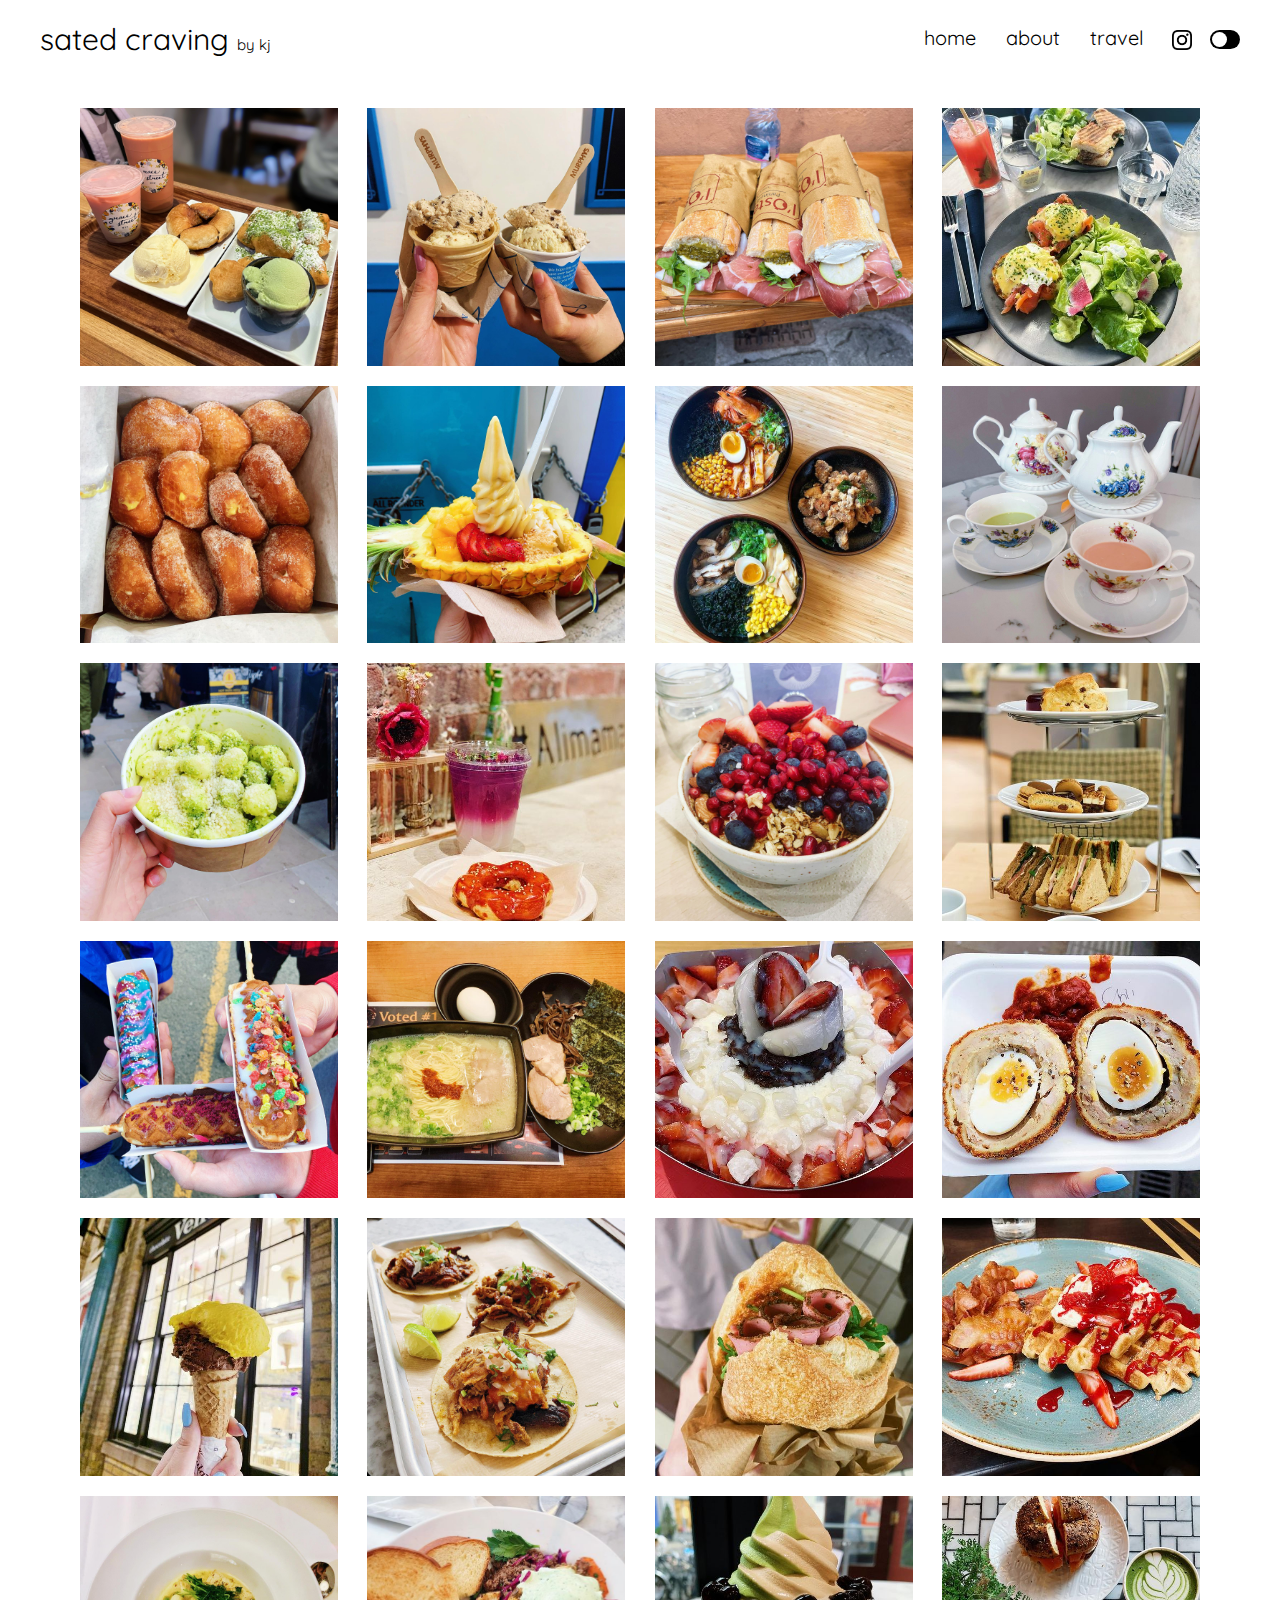
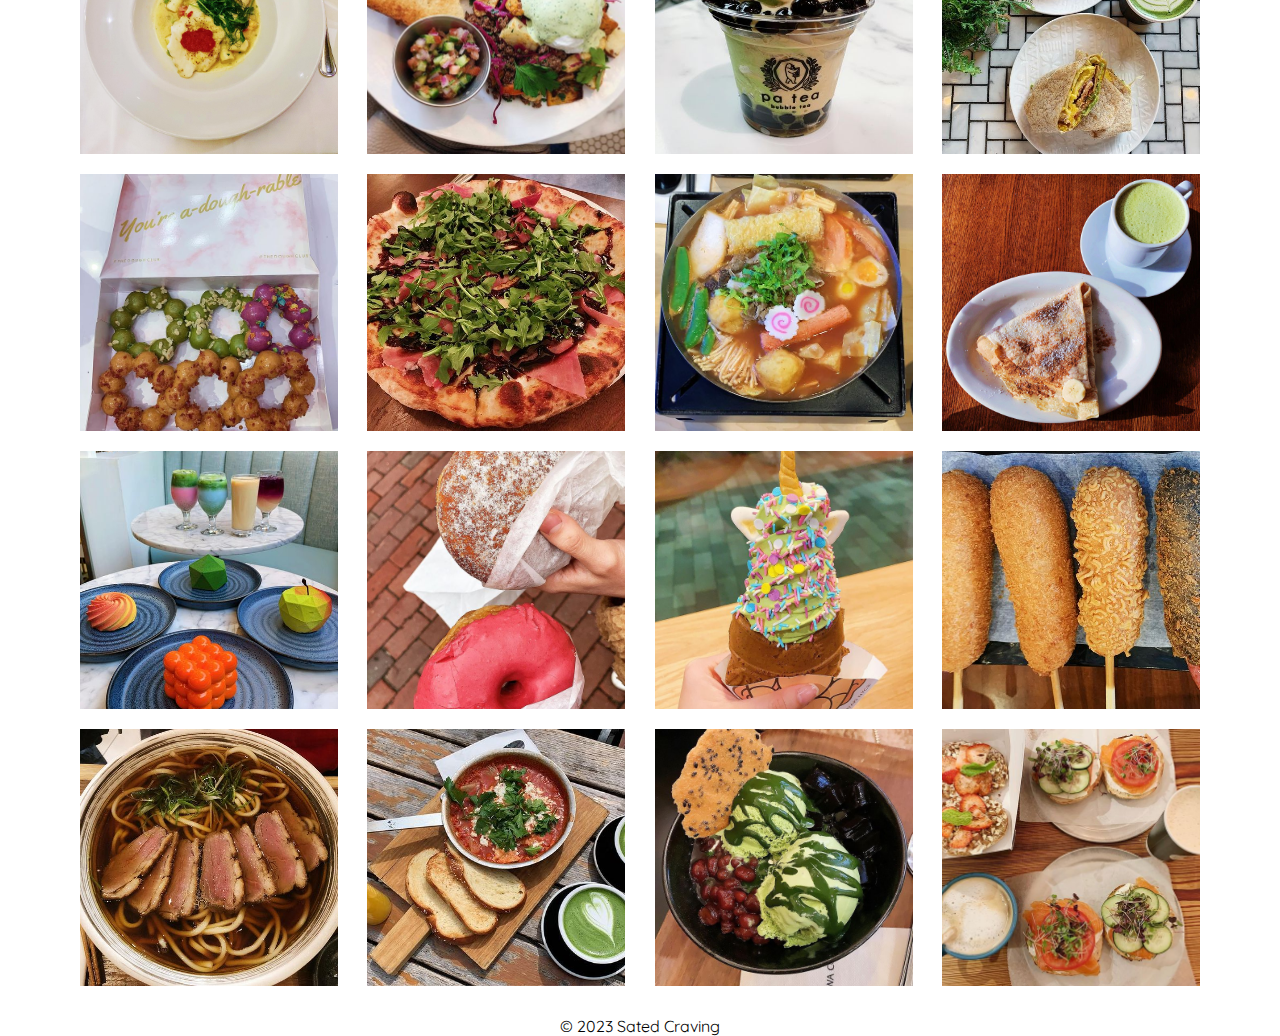
<file: index.html>
<!DOCTYPE html>
<html lang="en">
<head>
    <meta charset="UTF-8">
    <meta http-equiv="X-UA-Compatible" content="IE=edge">
    <meta name="viewport" content="width=device-width, initial-scale=1.0">
    <title>sated craving</title>
    <link rel="stylesheet" href="css/style.css">
    <link rel="stylesheet" href="css/index-style.css">
    <link rel="icon" type="image/x-icon" href="favicon.ico">
    <link rel="preconnect" href="https://fonts.googleapis.com">
    <link rel="preconnect" href="https://fonts.gstatic.com" crossorigin>
    <link href="https://fonts.googleapis.com/css2?family=Quicksand:wght@300" rel="stylesheet">
</head>
<body>
    <div class="loader"></div>
    <div id="navbar" class="navContainer">
        <div id="brand"><a href="./index.html">sated craving <span id="artist">by kj</span></a></div>
        <div id="home" class="navTab"><a href="./index.html">home</a></div>
        <div id="about" class="navTab"><a href="./about.html">about</a></div>
        <div id="travel" class="navTab"><a href="./travel.html">travel</a></div>
        <div id="contact">
            <a href="https://www.instagram.com/satedcraving/" title="instagram" target="blank">
                <img id="insta" src="img/insta-dark.png" alt="Instagram Icon">
            </a>
        </div>  
        <div id="darkModeBtn">
            <input type="checkbox" class="checkbox" id="checkbox">
            <label for="checkbox" class="label" id="label">
                <div class="ball" id="ball"></div>
            </label>
        </div>  
        <button type="button" id="collapsible" class="hidden">&#x2261</button>
    </div>
    <div id="navContent" class="hidden">
        <ul>
            <a href="./index.html"><li class="navLinks">home</li></a>
            <a href="./about.html"><li class="navLinks">about</li></a>
            <a href="./travel.html"><li class="navLinks">travel</li></a>
        </ul>
    </div>
    <div id="portfolio" class="imgContainer"></div> 
      
    <div id="footer">© 2023 Sated Craving</div>
    <script src="js/script.js"></script>
    <script src="js/index-script.js"></script>
</body>
</html>
</file>
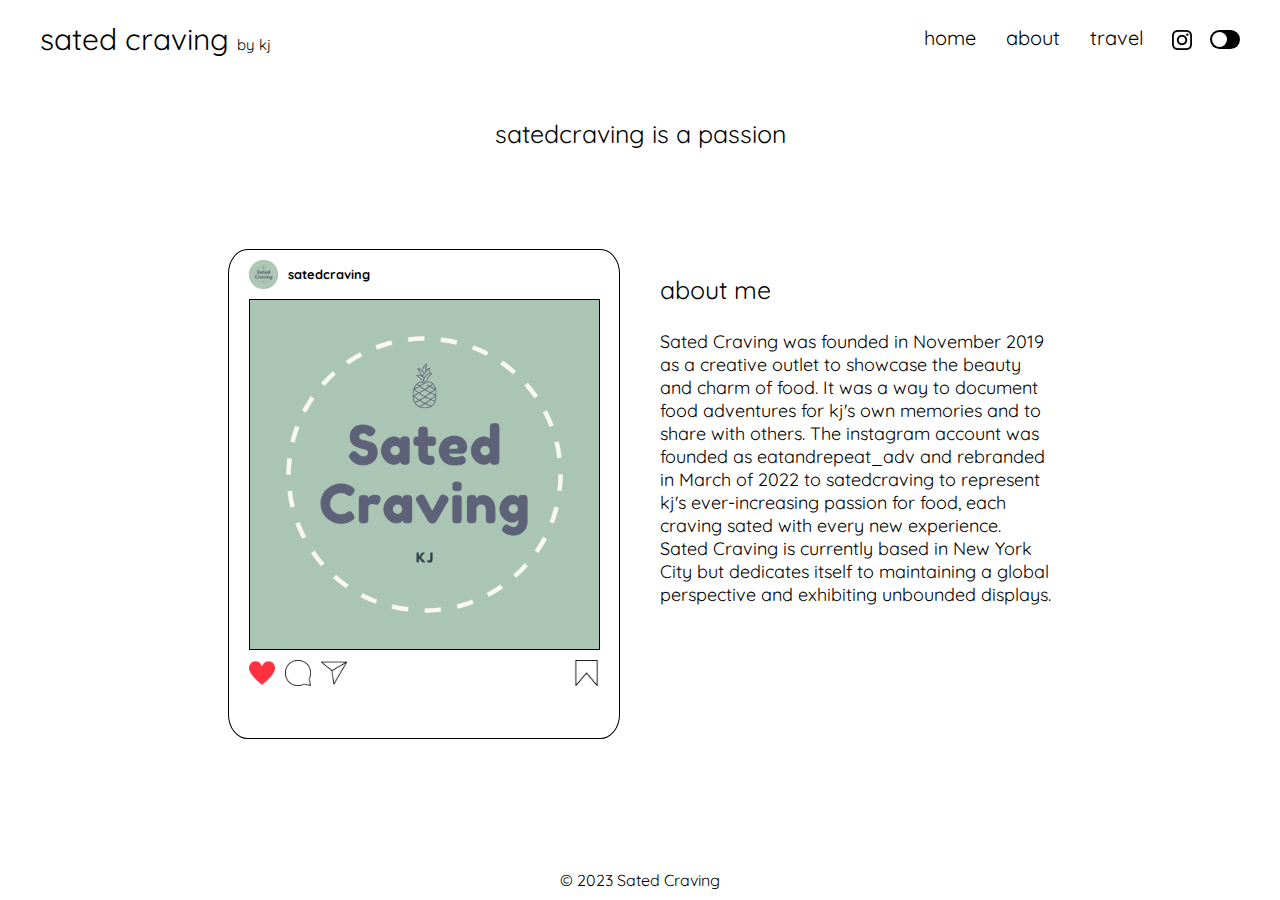
<file: about.html>
<!DOCTYPE html>
<html lang="en">
<head>
    <meta charset="UTF-8">
    <meta http-equiv="X-UA-Compatible" content="IE=edge">
    <meta name="viewport" content="width=device-width, initial-scale=1.0">
    <title>sated craving</title>
    <link rel="stylesheet" href="css/style.css">
    <link rel="stylesheet" href="css/about-style.css">
    <link rel="icon" type="image/x-icon" href="favicon.ico">
    <link rel="preconnect" href="https://fonts.googleapis.com">
    <link rel="preconnect" href="https://fonts.gstatic.com" crossorigin>
    <link href="https://fonts.googleapis.com/css2?family=Quicksand:wght@300&display=swap" rel="stylesheet">
</head>
<body>
    <div class="loader"></div>
    <div id="navbar" class="navContainer">
        <div id="brand"><a href="./index.html">sated craving <span id="artist">by kj</span></a></div>
        <div id="home" class="navTab"><a href="./index.html">home</a></div>
        <div id="about" class="navTab"><a href="./about.html">about</a></div>
        <div id="travel" class="navTab"><a href="./travel.html">travel</a></div>
        <div id="contact">
            <a href="https://www.instagram.com/satedcraving/" title="instagram" target="blank">
                <img id="insta" src="img/insta-dark.png" alt="Instagram Icon">
            </a>
        </div>  
        <div id="darkModeBtn">
            <input type="checkbox" class="checkbox" id="checkbox">
            <label for="checkbox" class="label" id="label">
                <div class="ball" id="ball"></div>
            </label>
        </div>
        <button type="button" id="collapsible" class="hidden">&#x2261</button>
    </div>
    <div id="navContent" class="hidden">
        <ul>
            <a href="./index.html"><li class="navLinks">home</li></a>
            <a href="./about.html"><li class="navLinks">about</li></a>
            <a href="./travel.html"><li class="navLinks">travel</li></a>
        </ul>
    </div>
    <div id="typeWriter">
        <span id="typeStatic">satedcraving is</span>
        <span id="typeDynamic"></span>
    </div>
    <div id="aboutMe">
        <div id="aboutMePost">
            <div id="aboutMeUser">
                <img src="img/profile-pic.png">
                <div id="aboutMeUsername">satedcraving</div>
            </div>
            <div id="aboutMeImg"><img src="img/logo.png"></div>
            <div id="aboutMeReacts">
                <div id="leftReacts">
                    <img id="iconHeart" src="img/icon-heart.png">
                    <img id="iconComment" src="img/icon-comment.png">
                    <img id="iconSend" src="img/icon-send.png">
                </div>
                <div id="rightReacts">
                    <img id="iconBookmark" src="img/icon-bookmark.png">
                </div>
            </div>
        </div>
        <div id="aboutMeDesc">
            <p id="aboutHeader">about me</p>
            <p id="aboutInfo">
                Sated Craving was founded in November 2019 as a creative outlet to showcase the beauty and charm 
                of food. It was a way to document food adventures for kj's own memories and to share with others. 
                The instagram account was founded as eatandrepeat_adv and rebranded in March of 2022 to satedcraving 
                to represent kj's ever-increasing passion for food, each craving sated with every new experience. 
                Sated Craving is currently based in New York City but dedicates itself to maintaining a global 
                perspective and exhibiting unbounded displays.
            </p>
        </div>
    </div>

    <div id="aboutFooter">© 2023 Sated Craving</div>
    <script src="js/script.js"></script>
    <script src="js/about-script.js"></script>
</body>
</html>
</file>
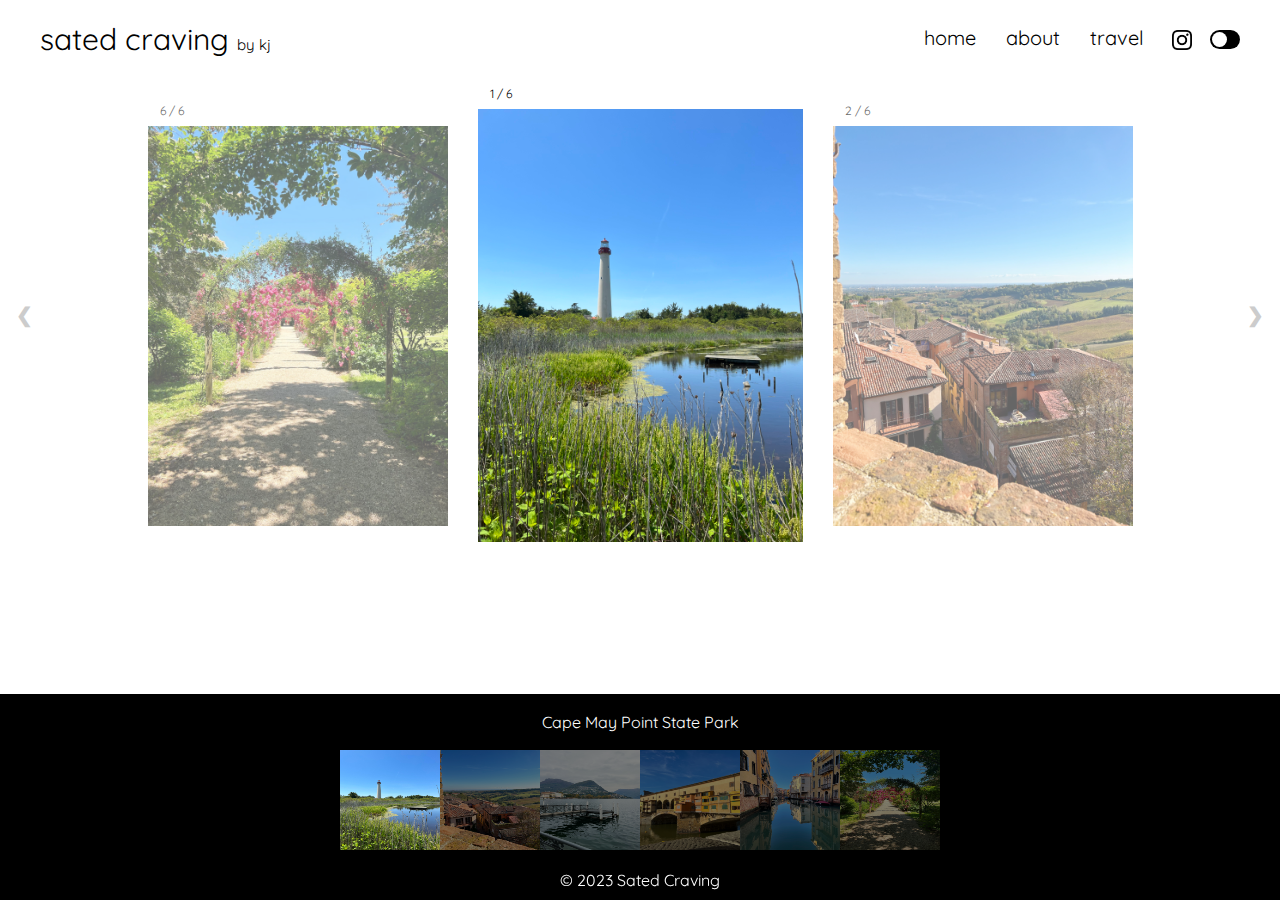
<file: travel.html>
<!DOCTYPE html>
<html lang="en">
<head>
    <meta charset="UTF-8">
    <meta http-equiv="X-UA-Compatible" content="IE=edge">
    <meta name="viewport" content="width=device-width, initial-scale=1.0">
    <title>sated craving</title>
    <link rel="stylesheet" href="css/style.css">
    <link rel="stylesheet" href="css/travel-style.css">
    <link rel="icon" type="image/x-icon" href="favicon.ico">
    <link rel="preconnect" href="https://fonts.googleapis.com">
    <link rel="preconnect" href="https://fonts.gstatic.com" crossorigin>
    <link href="https://fonts.googleapis.com/css2?family=Quicksand:wght@300&display=swap" rel="stylesheet">
</head>
<body>
    <div class="loader"></div>
    <div id="navbar" class="navContainer">
        <div id="brand"><a href="./index.html">sated craving <span id="artist">by kj</span></a></div>
        <div id="home" class="navTab"><a href="./index.html">home</a></div>
        <div id="about" class="navTab"><a href="./about.html">about</a></div>
        <div id="travel" class="navTab"><a href="./travel.html">travel</a></div>
        <div id="contact">
            <a href="https://www.instagram.com/satedcraving/" title="instagram" target="blank">
                <img id="insta" src="img/insta-dark.png" alt="Instagram Icon">
            </a>
        </div>  
        <div id="darkModeBtn">
            <input type="checkbox" class="checkbox" id="checkbox">
            <label for="checkbox" class="label" id="label">
                <div class="ball" id="ball"></div>
            </label>
        </div>
        <button type="button" id="collapsible" class="hidden">&#x2261</button>
    </div>
    <div id="navContent" class="hidden">
        <ul>
            <a href="./index.html"><li class="navLinks">home</li></a>
            <a href="./about.html"><li class="navLinks">about</li></a>
            <a href="./travel.html"><li class="navLinks">travel</li></a>
        </ul>
    </div>
    <div class="container">
        <div id="slideshow">
            <div class="mySlides">
                <div class="imgNumber">1 / 6</div>
                <img class="north-america" src="img/travel/1-cape-may-point-state-park.jpg" alt="Cape May Point State Park">
            </div>
            <div class="mySlides">
                <div class="imgNumber">2 / 6</div>
                <img class="europe" src="img/travel/2-rocca-sforzesca-di-dozza.jpg" alt="Rocca Sforzesca Di Dozza">
            </div>
            <div class="mySlides">
                <div class="imgNumber">3 / 6</div>
                <img class="europe" src="img/travel/3-lake-lugano.jpg" alt="Lake Lugano">
            </div>
            <div class="mySlides">
                <div class="imgNumber">4 / 6</div>
                <img class="europe" src="img/travel/4-ponte-vecchio.jpg" alt="Ponte Vecchio">
            </div>
            <div class="mySlides">
                <div class="imgNumber">5 / 6</div>
                <img class="europe" src="img/travel/5-venice-side-canal.jpg" alt="Venice Side Canal">
            </div>
            <div class="mySlides">
                <div class="imgNumber">6 / 6</div>
                <img class="north-america" src="img/travel/6-planting-fields-arboretum.jpg" alt="Planting Fields Arboretum">
            </div>  
        </div>      
        <a class="prev" onclick="plusSlides(-1)">&#10094;</a>
        <a class="next" onclick="plusSlides(1)">&#10095;</a>
        <div id="gallery">
            <div class="caption-container">
                <p id="caption"></p>
            </div>
            <div class="row">
                <img class="demo cursor" src="img/travel/1-cape-may-point-state-park.jpg" onclick="currentSlide(1)" alt="Cape May Point State Park">
                <img class="demo cursor" src="img/travel/2-rocca-sforzesca-di-dozza.jpg" onclick="currentSlide(2)" alt="Rocca Sforzesca Di Dozza">
                <img class="demo cursor" src="img/travel/3-lake-lugano.jpg" onclick="currentSlide(3)" alt="Lake Lugano">
                <img class="demo cursor" src="img/travel/4-ponte-vecchio.jpg" onclick="currentSlide(4)" alt="Ponte Vecchio">
                <img class="demo cursor" src="img/travel/5-venice-side-canal.jpg" onclick="currentSlide(5)" alt="Venice Side Canal">
                <img class="demo cursor" src="img/travel/6-planting-fields-arboretum.jpg" onclick="currentSlide(6)" alt="Planting Fields Arboretum">
            </div>
        </div>
    </div>
    <div id="travelFooter">© 2023 Sated Craving</div>
    <script src="js/script.js"></script>
    <script src="js/travel-script.js"></script>
</body>
</html>
</file>
<file: css/style.css>
html, body{
    font-family: 'Quicksand', sans-serif;
    height: 100%;
    margin: 0;
    padding: 0;
}

a{
    color: black;
    text-decoration: none;
}

a:hover{
    cursor: pointer;
}

.darkMode {
    background-color: #162736 !important; /* !important to override ball background-color */
    color: white !important; /* !important to override coll color */
}

.hidden {
    display: none;
}

.navContainer{
    margin: 0px 40px;
    padding: 20px 0px;
    display: grid;
    grid-template-columns: 79% 5% 5% 5% 3% 3%;
}

.navTab{
    position: relative;
    top: 5px;
}

#navbar{
    font-size: 20px;
    display: grid;
}

#brand{
    font-size: 30px;
}

#artist{
    font-size: 15px;
}

#home{
    text-align: right;
}

#about{
    text-align: right;
}

#travel{
    text-align: right;
}

#contact{
    text-align: right;
    position: relative;
    top: 10px;
}

#insta{
    max-width: 20px;
}

#darkModeBtn{
    position: relative;
    top: 10px;
}

.label {
    width: 20px;
    padding: 5px;
    height: 9px;
    background-color: black;
    border-radius: 50px;
    display: block;
    float: right;
    cursor: pointer;
}

.checkbox {
    opacity: 0; /* makes checkbox invisible */
    position: absolute; /* makes sure checkbox does not affect spacing */
}

.ball {
    position: relative;
    bottom: 3px;
    right: 3px;
    width: 15px;
    height: 15px;
    background-color: white;
    border-radius: 30px;
    transition: transform 0.3s linear; /* moves the ball slower when checked */
}

/* Moves the ball in the label when toggled/checked */
.checkbox:checked + .label .ball {
    transform: translateX(11px);
}

#footer{
    text-align: center;
}

/* Large devices (1201px to 1500px) */
@media only screen and (max-width: 1500px) {
    .navContainer{
        grid-template-columns: 71% 7% 7% 7% 4% 4%;
    }
}

/* Medium devices (landscape tablets, 769px to 992px) */
@media only screen and (max-width: 992px) {
    .navContainer{
        grid-template-columns: 60% 10% 10% 10% 5% 5%;
        margin: 0px 10px;
    }
}

/* Small devices (portrait tablets and large phones, 577px to 768px) */
@media only screen and (max-width: 768px) {
    .navContainer{
        grid-template-columns: 50% 12% 12% 12% 7% 7%;
    }
}

/* Extra small devices (phones, 386px to 576px) */
@media only screen and (max-width: 576px) {
    .navContainer{
        margin: 0px 10px;
        grid-template-columns: 70% 10% 10% 10%;
    }
    #collapsible {
        display: block;
        color: black;
        cursor: pointer;
        border: none;
        background-color: transparent;
    }
    .collActive, #collapsible:hover {
        background-color: #ccc;
    }
    #navContent {
        display: none;
        overflow: hidden;
        background-color: #ccc;
        width: 100%;
    }
    #navContent ul{
        padding: 0px;
        margin: 5px 0px;

    }
    #navContent li{
        list-style-type: none;
        text-align: center;
    }
    #navContent li:hover{
        color: white ;
    }
    .navLiDarkMode:hover{
        color: #ccc !important; /* !important to override navContent background-color */
    }
    #home,#about,#travel{
        display: none;
    }
    #contact{
        text-align: center;
    }
    #label{
        float: none;
    }
}

/* Extra small devices (phones, 385px and down) */
@media only screen and (max-width: 385px) {
    #brand{
        font-size: 25px;
    }
    #contact{
        top: 7px;
    }
    #darkModeBtn{
        top: 7px;
    }
}
</file>
<file: css/index-style.css>
.imgContainer{
    margin: 30px 80px;
    display: grid;
    grid-template-columns: 23% 23% 23% 23%;
    justify-content: space-between;
    align-content: space-between;
    gap: 20px;
}

.imgItem{
    object-fit: cover;
    width: 100%;
    aspect-ratio: 1; /* pseudoelement to make width to height ratio 1:1 */
}

/* Medium devices (landscape tablets, 769px to 992px) */
@media only screen and (max-width: 992px) {
    .imgContainer{
        margin: 30px 20px;
        grid-template-columns: 23% 23% 23% 23%;
    }
}

/* Small devices (portrait tablets and large phones, 577px to 768px) */
@media only screen and (max-width: 768px) {
    .imgContainer{
        margin: 10px 0px;
        gap: 5px;
        grid-template-columns: 24% 24% 24% 24%;
    }
}
</file>
<file: css/about-style.css>
#typeWriter{
    margin: 40px 80px;
    font-size: 25px;
    text-align: center;
}

#aboutHeader{
    font-size: 25px;
}

#aboutMe{
    margin: 100px 80px;
    display: grid;
    grid-template-columns: 25.1% 25.1%;
    justify-content: center;
    gap: 40px;
    height: 50%;
}

#aboutMeDesc{
    height: 70%;
}

#aboutInfo{
    font-size: 18px;
}

#aboutMePost{
    background-color: white;
    aspect-ratio: .8;
    border-radius: 5%;
    display: grid;
    grid-template-columns: 90%;
    justify-content: center;
    grid-template-rows: 10% 72% 18%;
    border: 1px solid black;
}

#aboutMeUser{
    color: black;
    display: flex;
    align-items: center;
}

#aboutMeUser img{
    height: 60%;
}
 
#aboutMeUsername{
    font-weight: bold;
    padding-left: 10px;
    font-size: 1vw;
}

#aboutMeImg{
    border: 1px solid black;
}

#aboutMeImg img{
    max-width: 100%;
    max-height: 100%;
}

#aboutMeReacts{
    display: flex;
    height: 30%;
    margin-top: 10px;
    justify-content: space-between;
}

#leftReacts, #rightReacts{
    display: flex;
    height: 100%;
}

#aboutMeReacts img{
    height: 100%;
}

#iconComment{
    padding: 0px 10px;
}

#aboutFooter{
    position: absolute;
    bottom: 10px;
    left: 50%;
    transform: translate(-50%, 0%);
}

/* Large devices (1201px to 1500px) */
@media only screen and (max-width: 1500px) {
    #aboutMe{
        grid-template-columns: 35% 35%;
    }
}

/* Large devices (993px to 1200px) */
@media only screen and (max-width: 1200px) {
    #aboutMe{
        grid-template-columns: 45% 45%;
    }
}

/* Medium devices (landscape tablets, 769px to 992px) */
@media only screen and (max-width: 992px) {
    #typeWriter{
        margin: 10px 80px 30px 80px;
    }
    #aboutMe{
        margin: 20px 80px;
        grid-template-columns: 65%;
        grid-template-rows: 50% 50%;
        /* height: 80%; */
        height: auto;
        gap: 30px;
        text-align: center;
    }
    #aboutMePost{
        width: 300px;
        justify-self: center;
    }
    #aboutHeader{
        margin: 15px 0px;
    }
}

/* Small devices (portrait tablets and large phones, 577px to 768px) */
@media only screen and (max-width: 768px) {
    #aboutMe{
        grid-template-columns: 95%;
    }
}

/* Small devices (phones, 386px to 576px) */
@media only screen and (max-width: 576px) {
    #aboutMe{
        margin: 20px 25px;
        grid-template-columns: 100%;
        grid-template-rows: 40% 60%;
        gap: 35px;
    }
    #aboutMePost{
        width: 250px;
    }
}

/* Extra small devices (phones, 385px and down) */
@media only screen and (max-width: 385px) {
    #aboutMe{
        gap: 15px;
    }
    #aboutFooter{
        position: relative;
        text-align: center;
        padding-bottom: 10px;
    }
}

/* Extra small devices (phones, 385px and down with max-height of 959px) */
/* To avoid overlap of footer with about me description for devices with smaller heights */
@media only screen and (max-width: 480px) and (max-height: 959px) {
    #aboutFooter{
        position: relative;
        text-align: center;
        padding-bottom: 10px;
    }
    
}
</file>
<file: css/travel-style.css>
/* Position the image container (needed to position the left and right arrows) */
.container {
    position: relative;
}

 /* slideshow display */
#slideshow{
    display: grid;
    grid-template-columns: minmax(400px, 22%) minmax(450px, 25%) minmax(400px, 22%);
    grid-template-areas: 'prevSlide mainSlide nextSlide';
    align-items: center;
    justify-content: center;
    gap: 80px;
}

/* Defines position of three images in slideshow */
.prevSlide{
    grid-area: prevSlide;
}

.mainSlide{
    grid-area: mainSlide;
}

.nextSlide{
    grid-area: nextSlide;
}

/* Hide the images by default */
.mySlides {
    display: none;
    opacity: 0.6;
}

.mySlides img {
    width: 100%;
}

/* Add a pointer when hovering over the thumbnail images */
.cursor {
    cursor: pointer;
}

/* Next & previous buttons */
.prev,
.next {
    cursor: pointer;
    position: absolute;
    top: 55%;
    width: auto;
    padding: 16px;
    margin-top: -50px;
    color: #ccc;
    font-weight: bold;
    font-size: 20px;
    border-radius: 0 3px 3px 0;
    user-select: none;
    -webkit-user-select: none;
}

/* Position the "next button" to the right */
.next {
    right: 0;
    border-radius: 3px 0 0 3px;
}

/* On hover, add a black background color with a little bit see-through */
.prev:hover,
.next:hover {
    background-color: rgba(0, 0, 0, 0.8);
}

/* Number text (1/6 etc) */
.imgNumber {
    font-size: 12px;
    padding: 8px 12px;
}

/* Container for caption and gallery images - fixed black background bottom page*/
#gallery{
    width: 100%;
    position: fixed;
    bottom: 0px;
}

/* Container for image text */
.caption-container {
    text-align: center;
    background-color: black;
    padding: 2px 16px;
    margin-top: 10px;
    color: white;
}

/* gallery/demo images below slideshow */
.row{
    height: 100px;
    display: flex;
    justify-content: center;
    background-color: black;
    padding-bottom: 50px;
}

.row:after{
    background-color: black;
}

/* Add a transparency effect for thumnbail images */
.demo {
    opacity: 0.5;
    max-height: 100%;
    aspect-ratio: 1; 
}

/* Add a opaqueness effect for active images and hovered images*/
.active,
.demo:hover {
    opacity: 1;
}

#travelFooter{
    position: fixed;
    bottom: 10px;
    left: 50%;
    transform: translate(-50%, 0%);
    color: white;
}

/* Large devices (1351px to 1500px) */
@media only screen and (max-width: 1500px) {
    #slideshow{
        grid-template-columns: 29% 32% 29%;
        gap: 30px;
    }
}

/* Large devices (1201px to 1350px) */
@media only screen and (max-width: 1350px) {
    .container{
        margin-top: 40px;
    }
}

/* Large devices (601px to 1200px) */
@media only screen and (max-width: 1200px) {
    .container{
        margin-top: 0px;
    }
    #slideshow{
        grid-template-columns: 100%;
        grid-template-areas: 'mainSlide';
        text-align: center;
    }
    .prevSlide{
        display: none !important;
    }
    .nextSlide{
        display:none !important;
    }
    .mySlides img {
        width: 480px;
    }
}

/* Small devices (portrait tablets and large phones, 577px to 600px) */
@media only screen and (max-width: 600px) {
    .row{
        height: 70px;
    }
    .mySlides img {
        width: 79%;
    }
}

/* Small devices (phones, 576px and down) */
@media only screen and (max-width: 576px) {
    .container{
        margin-top: 15px;
    }
    .row{
        padding-bottom: 80px;
    }
    .mySlides img {
        width: 81%;
    }
    .demo {
        height: 90%;
    }
}

/* Extra small devices (phones, 480px and down) */
@media only screen and (max-width: 480px) {
    #slideshow{
        margin-top: 40px;
    }
}

/* Extra small devices (phones, 385px and down) */
@media only screen and (max-width: 385px) {
    #slideshow{
        margin-top: 100px;
    }
    .demo {
        height: 75%;
    }
}

/* For smaller devices when height is smaller but width is larger than 1200px*/
/* To avoid overlap of caption/gallery and slideshow for smaller height devices */
@media only screen and (max-height: 959px) {
    .container{
        margin-top: 0px;
    }
    #slideshow{
        grid-template-columns: minmax(300px, 20%) minmax(325px, 22%) minmax(300px, 20%);
    }
}

@media only screen and (max-height: 850px) {
    #slideshow{
        grid-template-columns: minmax(300px, 17%) minmax(325px, 18%) minmax(300px, 17%);
    }
}

/* For smaller devices when height is smaller but width is smaller than 1200px*/
/* To avoid overlap of caption/gallery and slideshow for smaller height and width devices */
@media only screen and (max-width: 1200px) and (max-height: 959px) {
    #slideshow{
        grid-template-columns: 100%;
        grid-template-areas: 'mainSlide';
    }
    .mySlides img {
        width: 400px;
    }
}

@media only screen and (max-width: 1200px) and (max-height: 850px) {
    .mySlides img {
        width: 325px;
    }
}

@media only screen and (max-width: 1200px) and (max-height: 750px) {
    .mySlides img {
        width: 275px;
    }
}

@media only screen and (max-width: 480px) and (max-height: 750px) {
    #slideshow{
        margin-top: 0px;
    }
    .mySlides img {
        width: 265px;
    }
    .row{
        padding-bottom: 40px;
    }
}
</file>
